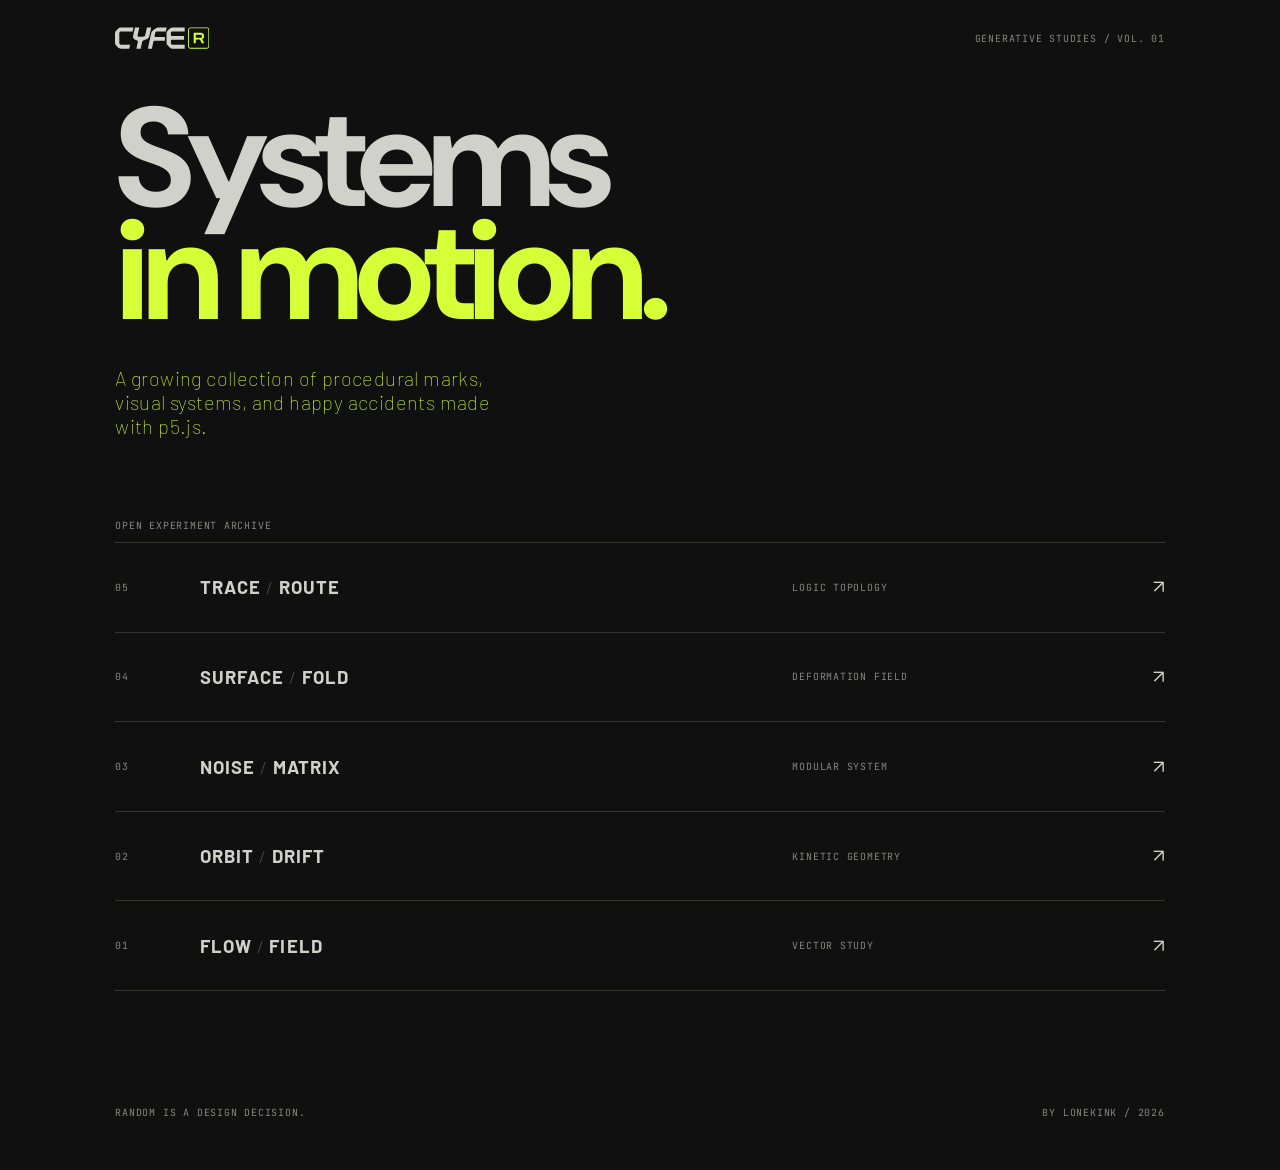
<file: index.html>
<!doctype html>
<html lang="en">
<head>
  <meta charset="utf-8">
  <meta name="viewport" content="width=device-width, initial-scale=1">
  <meta name="theme-color" content="#101010">
  <title>CYFER / Experiments</title>
  <link rel="stylesheet" href="site.css">
  <link rel="preconnect" href="https://fonts.googleapis.com">
<link rel="preconnect" href="https://fonts.gstatic.com" crossorigin>
<link href="https://fonts.googleapis.com/css2?family=DM+Sans:opsz,wght@9..40,400;9..40,700&family=Barlow:wght@100;700&family=JetBrains+Mono:wght@400;500&display=swap" rel="stylesheet">
</head>
<body>
<header class="topbar">
  <div class="topbar-inner">
    <a class="wordmark" href="./" aria-label="CYFER home">
<svg  xmlns="http://www.w3.org/2000/svg" version="1.1" viewBox="0 0 223.79 66.83">
  <g id="letters" fill="currentColor">
    <path d="M54.37,41.41c0-1.15-.55-1.94-1.66-2.38l-4.54-1.94c-1.82-.82-3.16-1.75-4-2.81s-1.26-2.4-1.26-4.03c0-.91.1-1.77.29-2.59l4.18-19.44h10.22l-3.74,17.57c-.14.62-.22,1.18-.22,1.66,0,1.06.31,1.81.94,2.27.62.46,1.61.68,2.95.68h8.78c1.63,0,2.89-.36,3.78-1.08s1.52-1.9,1.91-3.53l3.74-17.57h10.22l-4.18,19.44c-.91,4.51-3.77,7.63-8.57,9.36l-5.69,2.02c-1.68.58-2.69,1.68-3.02,3.31l-3.46,16.27h-10.22l3.46-16.27c.05-.19.07-.5.07-.94h.02Z"/>
    <path d="M87.33,18.37c.74-1.15,1.88-2.33,3.42-3.53l4.18-3.24c1.73-1.34,3.3-2.24,4.72-2.7s3.06-.68,4.93-.68h18l-2.02,9.5h-19.73c-1.58,0-2.82.32-3.71.97s-1.48,1.64-1.76,2.99l-1.3,5.9c-.1.38-.14.86-.14,1.44,0,.72.19,1.2.58,1.44.38.24,1.08.36,2.09.36h21.73l.13,8.78h-23.73c-1.25,0-2.14.22-2.66.65-.53.43-.94,1.3-1.22,2.59l-3.31,15.77h-9.5l7.7-36.14c.33-1.58.88-2.95,1.62-4.1h-.02Z"/>
    <path d="M10.26,57.83c-1.18-.53-2.36-1.42-3.56-2.66l-3.96-4.18c-1.15-1.2-1.9-2.38-2.23-3.53C.17,46.31.01,44.75.01,42.78v-18.72c0-1.97.17-3.53.5-4.68.33-1.15,1.08-2.33,2.23-3.53l3.96-4.18c1.2-1.25,2.39-2.14,3.56-2.66,1.18-.53,2.53-.79,4.07-.79h29.48l-2.04,9.5H14.18c-1.34,0-2.34.37-2.99,1.12-.65.74-.97,1.91-.97,3.49v22.18c0,1.58.32,2.75.97,3.49.65.74,1.64,1.12,2.99,1.12h21.62l-1.99,9.5H14.33c-1.54,0-2.89-.26-4.07-.79Z"/>
    <path d="M133.44,57.9c-1.32-.48-2.7-1.39-4.14-2.74l-3.46-3.24c-1.25-1.2-2.14-2.39-2.66-3.56-.53-1.18-.79-2.53-.79-4.07v-21.82c0-1.58.25-2.95.76-4.1s1.4-2.33,2.7-3.53l3.46-3.24c1.44-1.34,2.82-2.24,4.14-2.7,1.32-.46,2.92-.68,4.79-.68h27.16v9.5h-28.17c-1.58,0-2.75.32-3.49.97s-1.12,1.64-1.12,2.99v3.74c0,1.3.22,2.16.65,2.59s1.27.65,2.52.65h28.17v8.78h-28.17c-1.25,0-2.09.22-2.52.65-.43.43-.65,1.3-.65,2.59v4.46c0,1.34.37,2.34,1.12,2.99.74.65,1.91.97,3.49.97h28.17v9.5h-27.16c-1.87,0-3.47-.24-4.79-.72v.02Z"/>
  </g>
  <g id="keycap" fill="currentColor">
  <path d="M217.88,58.61h-38.57c-3.26,0-5.91-2.65-5.91-5.91V14.14c0-3.26,2.65-5.91,5.91-5.91h38.57c3.26,0,5.91,2.65,5.91,5.91v38.56c0,3.26-2.65,5.91-5.91,5.91ZM179.31,10.36c-2.08,0-3.77,1.7-3.77,3.77v38.56c0,2.08,1.7,3.78,3.77,3.78h38.57c2.08,0,3.77-1.7,3.77-3.78V14.14c0-2.08-1.7-3.77-3.77-3.77h-38.57Z"/>
    <g id="R-letter" fill="currentColor">
    <path d="M186.81,20.92h17.82c.64,0,1.22.09,1.72.27.5.17.99.48,1.47.91l2,1.83c.5.45.86.96,1.07,1.52s.32,1.12.32,1.66v3.72c0,1.41-.47,2.47-1.39,3.18l-1.5,1.17c-.55.42-.83.93-.83,1.5,0,.31.08.63.25.97l3.97,8.28h-5.72l-3.43-7.58c-.42-.91-1.12-1.36-2.08-1.36h-6.82c-.58,0-1.01.15-1.32.45-.31.3-.47.74-.47,1.34v7.14h-5.07v-25h0ZM205.49,32.06c.42-.38.64-.97.64-1.75v-2.72c0-.78-.22-1.37-.64-1.75-.42-.38-.97-.58-1.64-.58h-10.17c-.58,0-1.01.15-1.32.45-.31.3-.47.74-.47,1.34v3.78c0,.59.16,1.04.47,1.34s.75.45,1.32.45h10.17c.67,0,1.22-.19,1.64-.58Z"/>
  </g>
  </g>
</svg>
    </a>
    <span class="eyebrow">GENERATIVE STUDIES / VOL. 01</span>
  </div>
</header>
  <main>
    <section class="intro">
      <h1>Systems<br><em>in motion.</em></h1>
      <p class="summary">A growing collection of procedural marks, visual systems, and happy accidents made with p5.js.</p>
    </section>    
          <p class="eyebrow">OPEN EXPERIMENT ARCHIVE</p>
        <section class="experiments" aria-label="Experiments">

      <a class="experiment" href="experiments/05-trace/">
        <span class="number">05</span>
        <span class="name">TRACE<span class="slash">/</span>ROUTE</span>
        <span class="kind">LOGIC TOPOLOGY</span>
        <span class="arrow">&#x2197;&#xFE0E;</span>
      </a>
          
      <a class="experiment" href="experiments/04-surface/">
        <span class="number">04</span>
        <span class="name">SURFACE<span class="slash">/</span>FOLD</span>
        <span class="kind">DEFORMATION FIELD</span>
        <span class="arrow">&#x2197;&#xFE0E;</span>
      </a>
          
      <a class="experiment" href="experiments/03-grid/">
        <span class="number">03</span>
        <span class="name">NOISE<span class="slash">/</span>MATRIX</span>
        <span class="kind">MODULAR SYSTEM</span>
        <span class="arrow">&#x2197;&#xFE0E;</span>
      </a>
          
      <a class="experiment" href="experiments/02-orbit/">
        <span class="number">02</span>
        <span class="name">ORBIT<span class="slash">/</span>DRIFT</span>
        <span class="kind">KINETIC GEOMETRY</span>
        <span class="arrow">&#x2197;&#xFE0E;</span>
      </a>
          
      <a class="experiment" href="experiments/01-flow/">
        <span class="number">01</span>
        <span class="name">FLOW<span class="slash">/</span>FIELD</span>
        <span class="kind">VECTOR STUDY</span>
        <span class="arrow">&#x2197;&#xFE0E;</span>
      </a>

    </section>
    <footer><span>RANDOM IS A DESIGN DECISION.</span><span>BY <a href="https://lonekink.net">LONEKINK</a> / <span id="year"></span></span></footer>
    <script>
  document.getElementById('year').textContent = new Date().getFullYear();
</script>
  </main>
</body>
</html>
</file>
<file: site.css>
:root {
  color-scheme: dark;
  --bg: #101010;
  --fg: #d1d1cb;
  --muted: #858580;
  --line: #353530;
  --accent: #d6ff38;
}
* { box-sizing: border-box; }
html { background: var(--bg); }

/* ---------- BODY ---------- */
body {
  margin: 0; background: var(--bg); color: var(--fg);
  font-family: "DM Sans", "Helvetica Neue", Helvetica, Arial, sans-serif;  
  min-height: 100vh;
  min-height: 100dvh;
  display: flex;
  flex-direction: column;
}
a { color: inherit; text-decoration: none; }

/* ---------- TOPBAR: full-bleed line, aligned content ---------- */
.topbar {
  height: clamp(64px, 6vw, 110px);
  flex-shrink: 0;
}
.topbar-inner {
  height: 100%;
  max-width: clamp(1120px, 92vw, 2200px);
  margin: 0 auto;
  padding: 0 clamp(20px, 5vw, 120px);
  display: flex; align-items: center; justify-content: space-between;
}
.wordmark {
  display: inline-flex;
  align-items: center;
  color: var(--fg); 
  transition: color .2s ease;
}
.wordmark svg {
  display: block;
  height: clamp(24px, 2.2vw, 42px); 
  width: auto;
}
.wordmark #keycap,
.wordmark #R-letter {
  fill: var(--accent);
  transition: fill .2s ease;
}
.wordmark:hover {
  color: var(--accent);
}
.wordmark:hover #keycap,
.wordmark:hover #R-letter {
  fill: var(--fg);
}
/* ---------- MONO MICRO-TYPE ---------- */
.eyebrow, .kind, .number, footer {
  font-family: "JetBrains Mono", "SFMono-Regular", Consolas, monospace;
  letter-spacing: .08em;
  font-size: clamp(.62rem, .68vw, 1rem);
}
.eyebrow, .kind, .number { color: var(--muted); }

/* ---------- MAIN ---------- */
main {
  flex: 1;
  display: flex;
  flex-direction: column;
  justify-content: center;
  width: 100%;
  max-width: clamp(1120px, 92vw, 2200px);
  margin: 0 auto;
  padding: 0 clamp(20px, 5vw, 120px);
}
main > * { flex-shrink: 0; }

/* ---------- INTRO ---------- */
.intro {
  padding: 0 0 clamp(40px, 4vw, 80px);
}

/* ---------- HEADLINE ---------- */
h1 {
  font-size: clamp(4rem, 11vw, 20rem);
  line-height: .8;
  letter-spacing: -.052em;
  margin: clamp(20px, 2vw, 40px) 0 clamp(28px, 3vw, 56px);
  font-weight: 700;
}
h1 em { color: var(--accent); font-style: normal; }

.summary {
  max-width: clamp(360px, 32vw, 680px); /* Widened slightly to accommodate larger text */
  color: var(--accent);      
  font-family: "Barlow", "Helvetica Neue", sans-serif; 
  font-size: clamp(1.25rem, 1.4vw, 1.85rem); /* <-- INCREASED (was 1.1 to 1.6) */
  font-weight: 100;          
  line-height: 1.2;          
  letter-spacing: 0.02em;    
}

/* ---------- EXPERIMENT LIST ---------- */
.experiments { border-top: 1px solid var(--line);
               padding-bottom: clamp(40px, 6vw, 100px); /* <-- Added bottom padding */
}
.experiment {
  display: grid;
  grid-template-columns: clamp(48px, 5vw, 110px) 1fr minmax(140px, 320px) 32px;
  gap: clamp(12px, 1.6vw, 32px);
  align-items: center;
  min-height: clamp(84px, 7vw, 160px);
  border-bottom: 1px solid var(--line);
  transition: padding .2s, color .2s;
}
.experiment:hover { padding: 0 16px; color: var(--accent); }

/* Fixed: Re-added the .name class and heavy font */
.name {
  font-family: "Barlow", "Helvetica Neue", sans-serif; 
  font-size: clamp(1.4rem, 2.6vw, 3.4rem); /* <-- INCREASED (was 1.2 to 3) */
  font-weight: 700;               
  letter-spacing: 0.1em;          
  text-transform: uppercase;      
  color: var(--fg);               
  width: 100%;                    
  display: block;                 
  white-space: nowrap;            
  transition: color .2s, letter-spacing .3s;
}

/* Fixed: Added the ultra-thin dash separator */
.slash {
  font-weight: 300;           /* Thinnest weight */
  color: var(--muted);        /* Muted color */
  font-size: 1em;          /* Slightly smaller */
  opacity: 0.5;               /* Visual weight drop */
  margin: 0 0.25em;           /* Breathing room */
  display: inline-block;      
}

.experiment:hover .slash {
  color: var(--accent);
  opacity: 1;
}

.arrow {
  font-family: "DM Sans", sans-serif; /* <-- Forces a clean, non-emoji font */
  font-size: clamp(1.15rem, 1.4vw, 2rem);
  text-align: right;
}

/* ---------- FOOTER ---------- */
footer {
  display: flex; justify-content: space-between;
  color: var(--muted);
  flex-shrink: 0;
  width: 100%;
  max-width: clamp(1120px, 92vw, 2200px);
  margin: 0 auto;
  padding: clamp(30px, 3vw, 70px) 0 clamp(40px, 4vw, 90px);
}

/* ---------- WIDE / ULTRAWIDE ---------- */
@media (min-width: 1600px) {
  main, .topbar-inner, footer { max-width: 1800px; }

  .experiment {
    min-height: clamp(64px, 4.5vw, 96px);
    grid-template-columns: clamp(40px, 4vw, 80px) 1fr minmax(120px, 240px) 28px;
    gap: clamp(10px, 1.2vw, 20px);
  }
  .name  { font-size: clamp(1.5rem, 1.8vw, 2.2rem); } /* <-- Bumped up */
  .arrow { font-size: clamp(1rem, 1.1vw, 1.3rem); }
}

@media (min-width: 2000px) {
  main, .topbar-inner, footer { max-width: 2200px; }
  h1   { font-size: clamp(14rem, 11vw, 24rem); }

  .experiment { min-height: clamp(60px, 3.8vw, 84px); }
  .name       { font-size: clamp(1.6rem, 1.5vw, 2.4rem); } /* <-- Bumped up */
  .kind       { font-size: clamp(.58rem, .62vw, .8rem); }
}

@media (min-width: 2800px) {
  main, .topbar-inner {
    max-width: 2600px;
    padding-left: clamp(60px, 5vw, 160px);
    padding-right: clamp(60px, 5vw, 160px);
  }
  footer { max-width: 2600px; }
  
  h1   { font-size: clamp(18rem, 11vw, 30rem); }
  .summary { max-width: 820px; font-size: 2rem; } /* <-- Bumped up */
  .name       { font-size: clamp(1.8rem, 1.3vw, 2.6rem); } /* <-- Bumped up */
  .experiment { min-height: clamp(56px, 3.2vw, 72px); }
}

/* ---------- MOBILE ---------- */
@media (max-width: 600px) {
  .topbar { height: 64px; }
  .topbar .eyebrow { max-width: 130px; text-align: right; line-height: 1.5; }
  .experiment { grid-template-columns: 30px 1fr 20px; }
  .kind { display: none; }
  .summary {
    font-size: 1.15rem; /* <-- Added so the summary grows on mobile too */
  }
}
  .name {
    font-size: 1.15rem; /* <-- Increased from 0.95rem */
    letter-spacing: 0.06em; /* <-- Slightly increased to balance the heavier font */
  }
}
</file>
